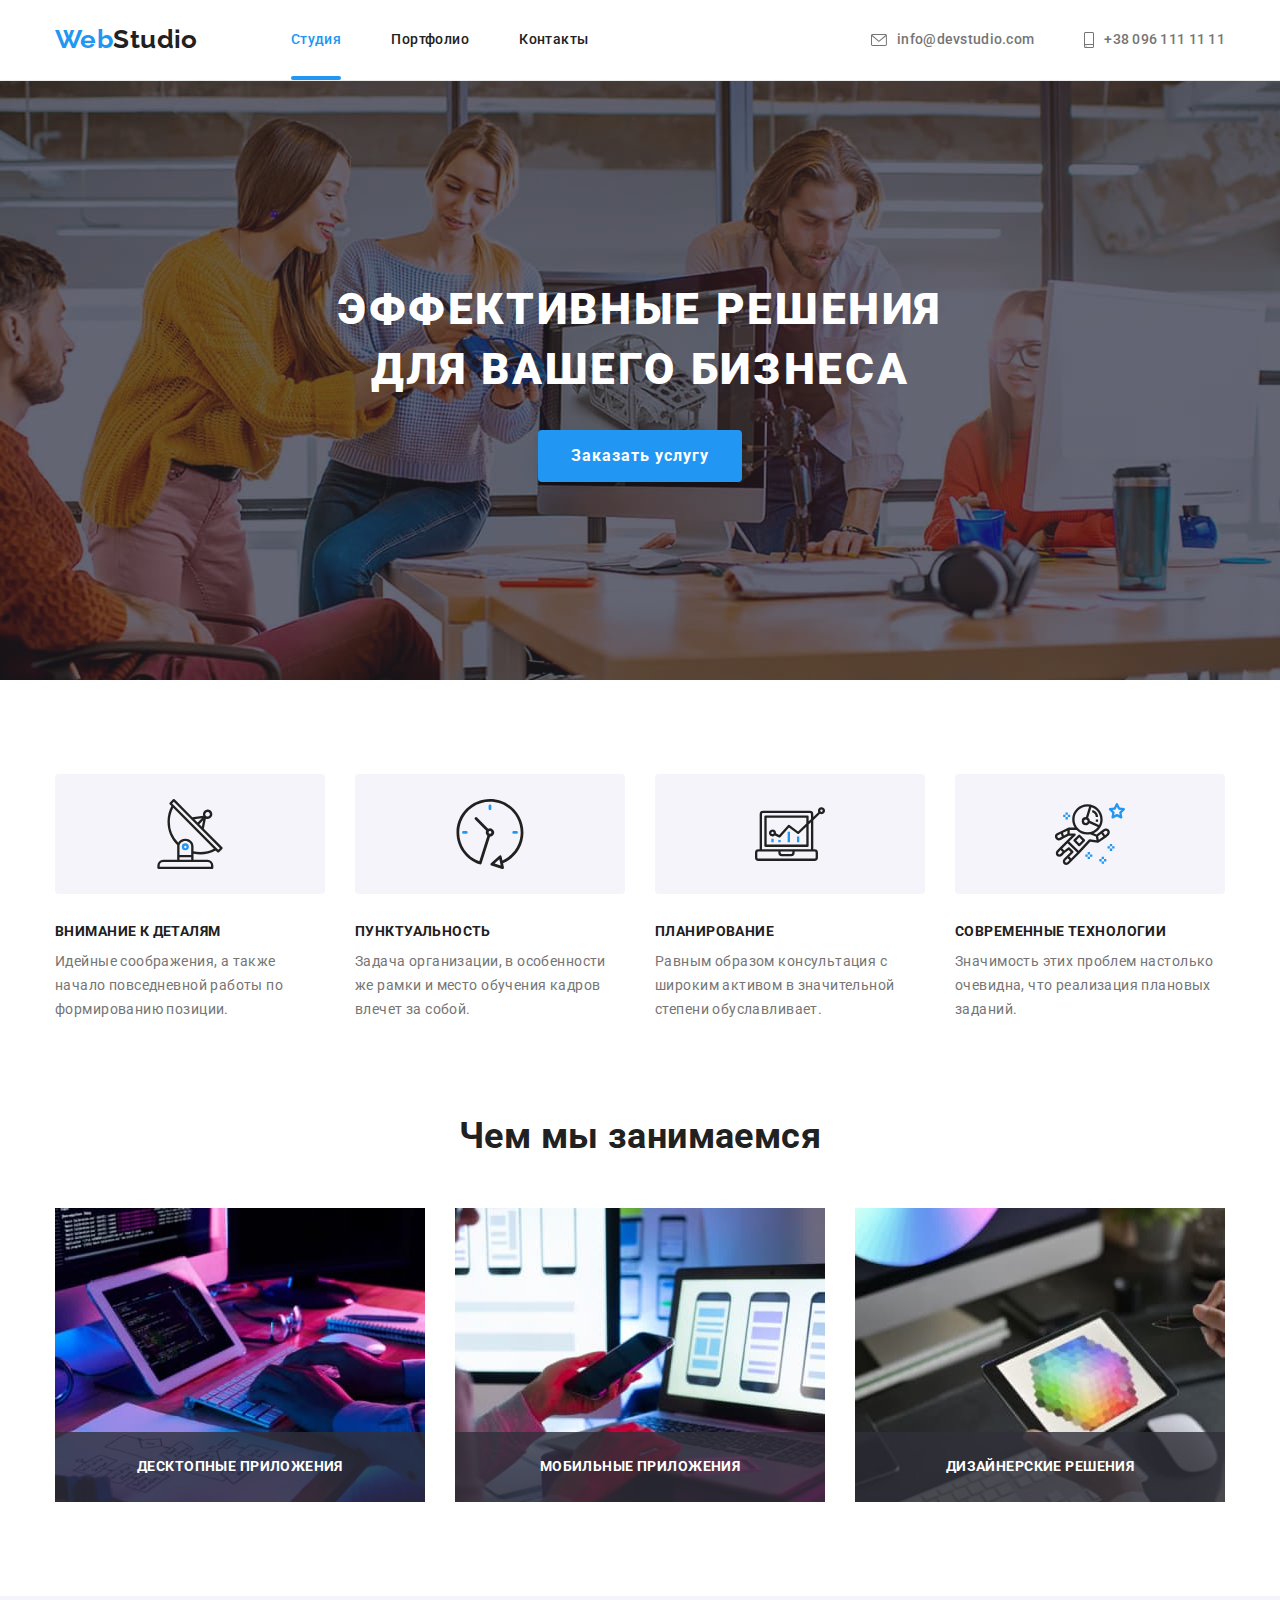
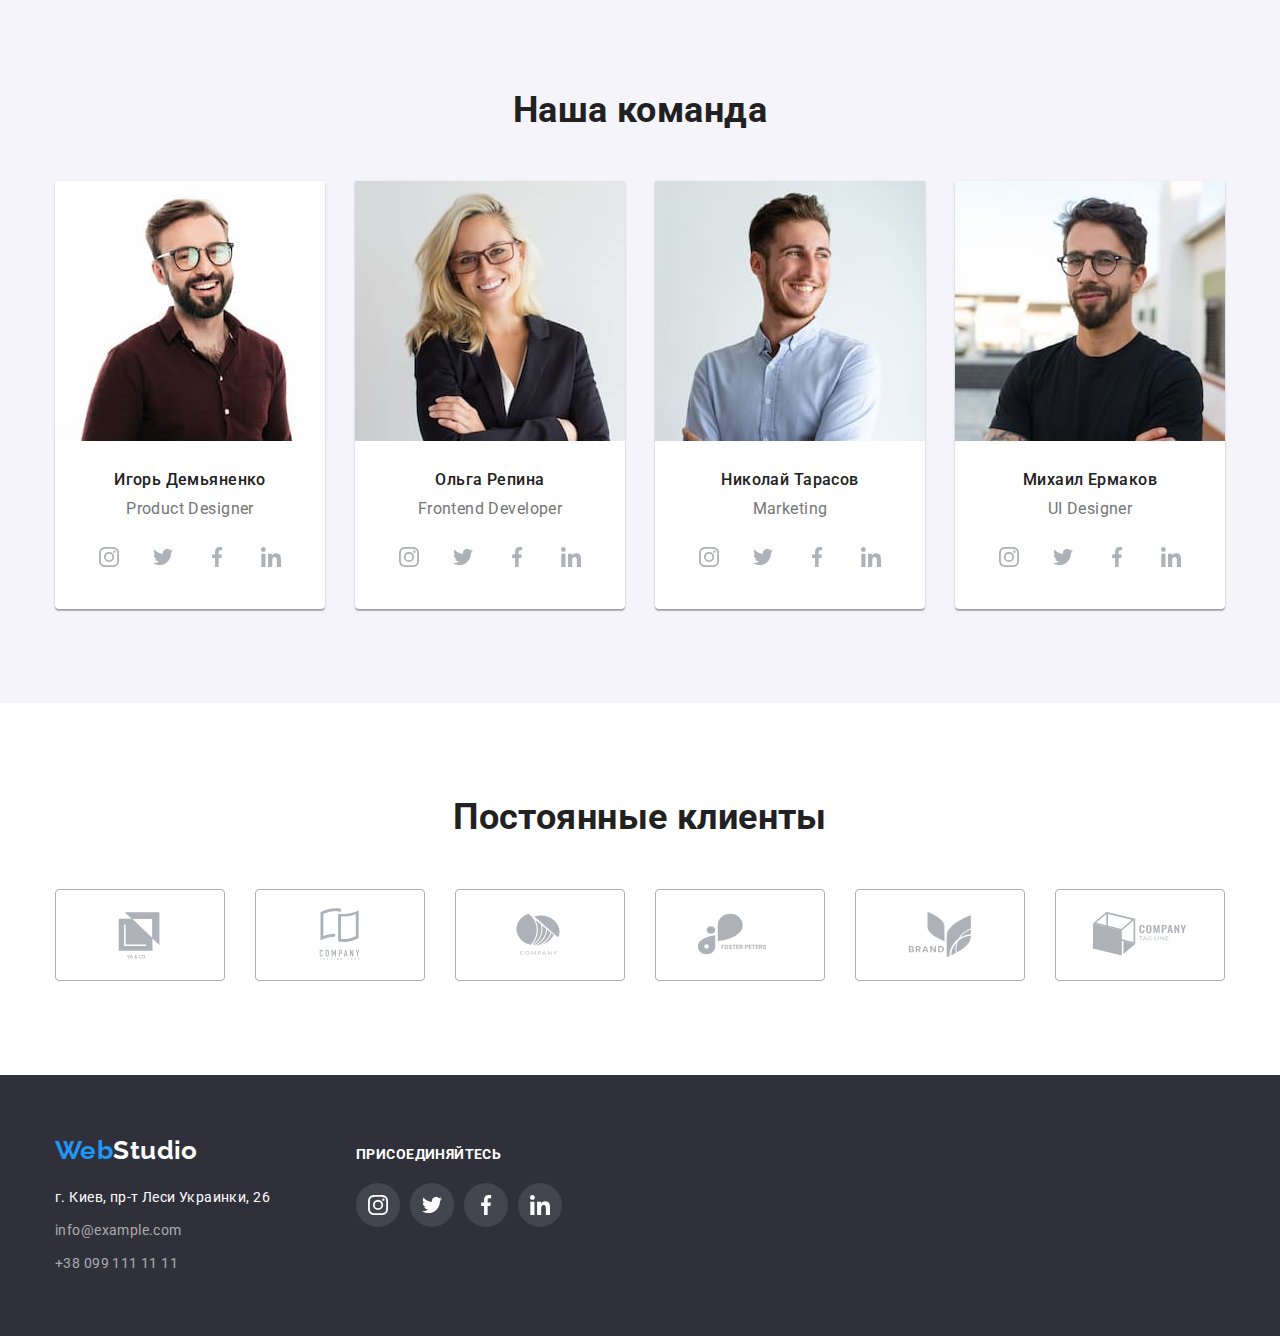
<file: index.html>
<!DOCTYPE html>
<html lang="ru">
    <head>
        <meta charset="UTF-8">
        <meta http-equiv="X-UA-Compatible" content="IE=edge">
        <meta name="viewport" content="width=device-width, initial-scale=1.0">
        <title>Студия</title>
        <link href="https://fonts.googleapis.com/css2?family=Raleway:wght@700&family=Roboto:wght@400;500;700;900&display=swap" rel="stylesheet"/>
        <link rel="stylesheet" href="https://cdnjs.cloudflare.com/ajax/libs/modern-normalize/1.1.0/modern-normalize.min.css"/>
        <link rel="stylesheet" href="./css/styles.css">
    </head>
    <body>

        <!-- Шапка сайта -->
        <header class="page-header">
            <div class="nav-container">
                <nav class="main-nav">
                    <a class="logo link" href="./index.html" lang="en">Web<span class="logo-accent">Studio</span></a>
                    <ul class="site-nav list">
                        <li class="nav-item">
                            <a href="./index.html" class="link current">Студия</a>                    
                        </li>
                        <li class="nav-item">
                            <a href="./portfolio.html" class="link">Портфолио</a>
                        </li>
                        <li class="nav-item">
                            <a href="#" class="link">Контакты</a>
                        </li>
                    </ul>
                </nav>

                <ul class="contact list">
                    <li class="contacts-item">
                        <a href="mailto:info@devstudio.com">
                            <svg class="icon-mail" width="16px" height="12px">
                                <use href="./images/sprite.svg#icon-mail"></use>
                            </svg>
                            info@devstudio.com
                        </a>
                    </li>
                    <li class="contacts-item">
                        <a href="tel:+380961111111">
                            <svg class="icon-smartphone" width="10px" height="16px">
                                <use href="./images/sprite.svg#icon-smartphone"></use>
                            </svg>
                            +38 096 111 11 11
                        </a>
                    </li>
                </ul>
            </div>
        </header>
        
        <main>
            
            <!-- Hero -->
            <section class="page-hero section">
                <div class="container">
                    <h1 class="page-title">Эффективные решения для вашего бизнеса</h1>
                    <button data-modal-open class="button-hero" type="button">Заказать услугу</button>
                </div>
            </section>

            <!-- Преимущества -->
            <section class="work-page section">
                <div class="container">
                    <h2 class="visually-hidden">Преимущества</h2>
                    <ul class="subtitle-list list">
                        <li class="subtitle-item">
                            <div class="subtitle-div">
                                <svg class="benefits-icon" width="70px" height="70px">
                                    <use href="./images/sprite.svg#icon-antenna"></use>
                                </svg>
                            </div>
                            <h3 class="subtitle-title">Внимание к деталям</h3>
                            <p class="subtitle-text">Идейные соображения, а также начало повседневной работы по формированию позиции.</p>
                        </li>
                        <li class="subtitle-item">
                            <div class="subtitle-div">
                                <svg class="benefits-icon" width="70px" height="70px">
                                    <use href="./images/sprite.svg#icon-clock"></use>
                                </svg>
                            </div>
                            <h3 class="subtitle-title">Пунктуальность</h3>
                            <p class="subtitle-text">Задача организации, в особенности же рамки и место обучения кадров влечет за собой.</p>
                        </li>
                        <li class="subtitle-item">
                            <div class="subtitle-div">
                                <svg class="benefits-icon" width="70px" height="70px">
                                    <use href="./images/sprite.svg#icon-diagram"></use>
                                </svg>
                            </div>
                            <h3 class="subtitle-title">Планирование</h3>
                            <p class="subtitle-text">Равным образом консультация с широким активом в значительной степени обуславливает.</p>
                        </li>
                        <li class="subtitle-item">
                            <div class="subtitle-div">
                                <svg class="benefits-icon" width="70px" height="70px">
                                    <use href="./images/sprite.svg#icon-astronaut"></use>
                                </svg>
                            </div>
                            <h3 class="subtitle-title">Современные технологии</h3>
                            <p class="subtitle-text">Значимость этих проблем настолько очевидна, что реализация плановых заданий.</p>
                        </li>
                    </ul>
                </div>
            </section>

            <!-- Примеры деятельности -->
            <section class="activities-page section">
                <div class="container">
                    <h2 class="section-title">Чем мы занимаемся</h2>
                    <ul class="activities-list list">
                        <li class="activities-item">
                            <div class="activities-overlay">
                                <img class="activities-img" src="./images/box1.jpg" width="370" height="294" alt="Пример деятельности 1">
                                <p class="activities-text">Десктопные приложения</p>
                            </div>
                        </li>
                        <li class="activities-item">
                            <div class="activities-overlay">
                                <img class="activities-img" src="./images/box2.jpg" width="370" height="294" alt="Пример деятельности 2">
                                <p class="activities-text">Мобильные приложения</p>
                            </div>
                        </li>
                        <li class="activities-item">
                            <div class="activities-overlay">
                                <img class="activities-img" src="./images/box3.jpg" width="370" height="294" alt="Пример деятельности 3">
                                <p class="activities-text">Дизайнерские решения</p>
                            </div>
                        </li>
                    </ul>
                </div>
            </section>
            
            <!-- Наша команда -->
            <section class="team-page section">
                <div class="container">
                    <h2 class="section-title">Наша команда</h2>
                    <ul class="team-list list">
                        <li class="team-item">
                            <img class="team-img" src="./images/img1.jpg" width="270" height="260" alt="Сотрудник1">
                            <div class="team-info">
                                <h3 class="team-name">Игорь Демьяненко</h3>
                                <p class="team-specialty">Product Designer</p>
                                <ul class="socials">
                                    <li class="team-socials-item">
                                        <a class="social-link" href="#">
                                            <svg class="team-icon" width="20px" height="20px" aria-label="Instagram">
                                                <use href="./images/sprite.svg#icon-instagram"></use>
                                            </svg>
                                        </a>
                                    </li>
                                    <li class="team-socials-item">
                                        <a class="social-link" href="#">
                                            <svg class="team-icon" width="20px" height="20px" aria-label="Twitter">
                                                <use href="./images/sprite.svg#icon-twitter"></use>
                                            </svg>
                                        </a>
                                    </li>
                                    <li class="team-socials-item">
                                        <a class="social-link" href="#">
                                            <svg class="team-icon" width="20px" height="20px" aria-label="Facebook">
                                                <use href="./images/sprite.svg#icon-facebook"></use>
                                            </svg>
                                        </a>
                                    </li>
                                    <li class="team-socials-item">
                                        <a class="social-link" href="#">
                                            <svg class="team-icon" width="20px" height="20px" aria-label="LinkedIn">
                                                <use href="./images/sprite.svg#icon-linkedin"></use>
                                            </svg>
                                        </a>
                                    </li>
                                </ul>
                            </div>
                        </li>
                        <li class="team-item">
                            <img class="team-img" src="./images/img2.jpg" width="270" height="260" alt="Сотрудник2">
                            <div class="team-info">
                                <h3 class="team-name">Ольга Репина</h3>
                                <p class="team-specialty">Frontend Developer</p>
                                <ul class="socials">
                                    <li class="team-socials-item">
                                        <a class="social-link" href="#">
                                            <svg class="team-icon" width="20px" height="20px" aria-label="Instagram">
                                                <use href="./images/sprite.svg#icon-instagram"></use>
                                            </svg>
                                        </a>
                                    </li>
                                    <li class="team-socials-item">
                                        <a class="social-link" href="#">
                                            <svg class="team-icon" width="20px" height="20px" aria-label="Twitter">
                                                <use href="./images/sprite.svg#icon-twitter"></use>
                                            </svg>
                                        </a>
                                    </li>
                                    <li class="team-socials-item">
                                        <a class="social-link" href="#">
                                            <svg class="team-icon" width="20px" height="20px" aria-label="Facebook">
                                                <use href="./images/sprite.svg#icon-facebook"></use>
                                            </svg>
                                        </a>
                                    </li>
                                    <li class="team-socials-item">
                                        <a class="social-link" href="#">
                                            <svg class="team-icon" width="20px" height="20px" aria-label="LinkedIn">
                                                <use href="./images/sprite.svg#icon-linkedin"></use>
                                            </svg>
                                        </a>
                                    </li>
                                </ul>
                            </div>
                        </li>
                        <li class="team-item">
                            <img class="team-img" src="./images/img3.jpg" width="270" height="260" alt="Сотрудник3">
                            <div class="team-info">
                                <h3 class="team-name">Николай Тарасов</h3>
                                <p class="team-specialty">Marketing</p>
                                <ul class="socials">
                                    <li class="team-socials-item">
                                        <a class="social-link" href="#">
                                            <svg class="team-icon" width="20px" height="20px" aria-label="Instagram">
                                                <use href="./images/sprite.svg#icon-instagram"></use>
                                            </svg>
                                        </a>
                                    </li>
                                    <li class="team-socials-item">
                                        <a class="social-link" href="#">
                                            <svg class="team-icon" width="20px" height="20px" aria-label="Twitter">
                                                <use href="./images/sprite.svg#icon-twitter"></use>
                                            </svg>
                                        </a>
                                    </li>
                                    <li class="team-socials-item">
                                        <a class="social-link" href="#">
                                            <svg class="team-icon" width="20px" height="20px" aria-label="Facebook">
                                                <use href="./images/sprite.svg#icon-facebook"></use>
                                            </svg>
                                        </a>
                                    </li>
                                    <li class="team-socials-item">
                                        <a class="social-link" href="#">
                                            <svg class="team-icon" width="20px" height="20px" aria-label="LinkedIn">
                                                <use href="./images/sprite.svg#icon-linkedin"></use>
                                            </svg>
                                        </a>
                                    </li>
                                </ul>
                            </div>
                        </li>
                        <li class="team-item">
                            <img class="team-img" src="./images/img4.jpg" width="270" height="260" alt="Сотрудник4">
                            <div class="team-info">
                                <h3 class="team-name">Михаил Ермаков</h3>
                                <p class="team-specialty">UI Designer</p>
                                <ul class="socials">
                                    <li class="team-socials-item">
                                        <a class="social-link" href="#">
                                            <svg class="team-icon" width="20px" height="20px" aria-label="Instagram">
                                                <use href="./images/sprite.svg#icon-instagram"></use>
                                            </svg>
                                        </a>
                                    </li>
                                    <li class="team-socials-item">
                                        <a class="social-link" href="#">
                                            <svg class="team-icon" width="20px" height="20px" aria-label="Twitter">
                                                <use href="./images/sprite.svg#icon-twitter"></use>
                                            </svg>
                                        </a>
                                    </li>
                                    <li class="team-socials-item">
                                        <a class="social-link" href="#">
                                            <svg class="team-icon" width="20px" height="20px" aria-label="Facebook">
                                                <use href="./images/sprite.svg#icon-facebook"></use>
                                            </svg>
                                        </a>
                                    </li>
                                    <li class="team-socials-item">
                                        <a class="social-link" href="#">
                                            <svg class="team-icon" width="20px" height="20px" aria-label="LinkedIn">
                                                <use href="./images/sprite.svg#icon-linkedin"></use>
                                            </svg>
                                        </a>
                                    </li>
                                </ul>
                            </div>
                        </li>
                    </ul>
                </div>
            </section>

            <!-- Постоянные клиенты -->
            <section class="section clients">
                <div class="container">
                    <h2 class="clients-title">Постоянные клиенты</h2>
                    <ul class="clients-list">
                        <li class="clients-item">
                            <a class="clients-link" href="#">
                                <div class="rectangle">
                                    <svg class="clients-icon" width="106px" height="60px" aria-label="Компания 1">
                                        <use href="./images/sprite.svg#icon-company1"></use>
                                    </svg>
                                </div>
                            </a>
                        </li>
                        <li class="clients-item">
                            <a class="clients-link" href="#">
                                <div class="rectangle">
                                    <svg class="clients-icon" width="106px" height="60px" aria-label="Компания 2">
                                        <use href="./images/sprite.svg#icon-company2"></use>
                                    </svg>
                                </div>
                            </a>
                        </li>
                        <li class="clients-item">
                            <a class="clients-link" href="#">
                                <div class="rectangle">
                                    <svg class="clients-icon" width="106px" height="60px" aria-label="Компания 3">
                                        <use href="./images/sprite.svg#icon-company3"></use>
                                    </svg>
                                </div>
                            </a>
                        </li>
                        <li class="clients-item">
                            <a class="clients-link" href="#">
                                <div class="rectangle">
                                    <svg class="clients-icon" width="106px" height="60px" aria-label="Компания 4">
                                        <use href="./images/sprite.svg#icon-company4"></use>
                                    </svg>
                                </div>
                            </a>
                        </li>
                        <li class="clients-item">
                            <a class="clients-link" href="#">
                                <div class="rectangle">
                                    <svg class="clients-icon" width="106px" height="60px" aria-label="Компания 5">
                                        <use href="./images/sprite.svg#icon-company5"></use>
                                    </svg>
                                </div>
                            </a>
                        </li>
                        <li class="clients-item">
                            <a class="clients-link" href="#">
                                <div class="rectangle">
                                    <svg class="clients-icon" width="106px" height="60px" aria-label="Компания 6">
                                        <use href="./images/sprite.svg#icon-company6"></use>
                                    </svg>
                                </div>
                            </a>
                        </li>
                    </ul>
                </div>
            </section>
        </main>




        <!-- Подвал сайта -->
        <footer class="page-footer">
            <div class="footer-container">
                <div class="footer-left">
                    <a class="logo-footer link" href="./index.html" lang="en">Web<span class="logo-accent-text">Studio</span></a>
                        <address class="address">
                            <ul class="contact-footer list">
                                <li class="address-item">
                                    <a href="https://goo.gl/maps/piqngm7oDQpEDh6u6 " class="map" target="_blank" rel="noopener nofollow noreferrer">г. Киев, пр-т Леси Украинки, 26</a>
                                </li>
                                <li class="address-item">
                                    <a href="mailto:info@example.com" class="info">info@example.com</a>
                                </li>
                                <li class="address-item">
                                    <a href="tel:+380991111111" class="info">+38 099 111 11 11</a>
                                </li>
                            </ul>
                        </address>
                </div>
            
                <div class="footer-right">
                    <p class="appeal">Присоединяйтесь</p>
                    <ul class="footer-socials">
                        <li class="footer-social-item">
                            <a class="social-link" href="#">
                                <svg class="footer-social-icon" width="20px" height="20px" aria-label="Instagram">
                                    <use href="./images/sprite.svg#icon-instagram"></use>
                                </svg>
                            </a>
                        </li>
                        <li class="footer-social-item">
                            <a class="social-link" href="#">
                                <svg class="footer-social-icon" width="20px" height="20px" aria-label="Twitter">
                                    <use href="./images/sprite.svg#icon-twitter"></use>
                                </svg>
                            </a>
                        </li>
                
                        <li class="footer-social-item">
                            <a class="social-link" href="#">
                                <svg class="footer-social-icon" width="20px" height="20px" aria-label="Facebook">
                                    <use href="./images/sprite.svg#icon-facebook"></use>
                                </svg>
                            </a>
                        </li>
                
                        <li class="footer-social-item">
                            <a class="social-link" href="#">
                                <svg class="footer-social-icon" width="20px" height="20px" aria-label="LinkedIn">
                                    <use href="./images/sprite.svg#icon-linkedin"></use>
                                </svg>
                            </a>
                        </li>
                    </ul>
                </div>
            </div>
        </footer>

        <!-- модальное окно -->
        <div data-modal class="backdrop is-hidden">
            <div class="modal">
                <button class="close-btn" data-modal-close>
                    <svg class="modal-icon" width="11px" height="11px" aria-label="Close">
                        <use href="./images/sprite.svg#icon-modal-close"></use>
                    </svg>
                </button>
            </div>
        </div>
        <script src="./js/modal.js"></script>

    </body>
</html>
</file>
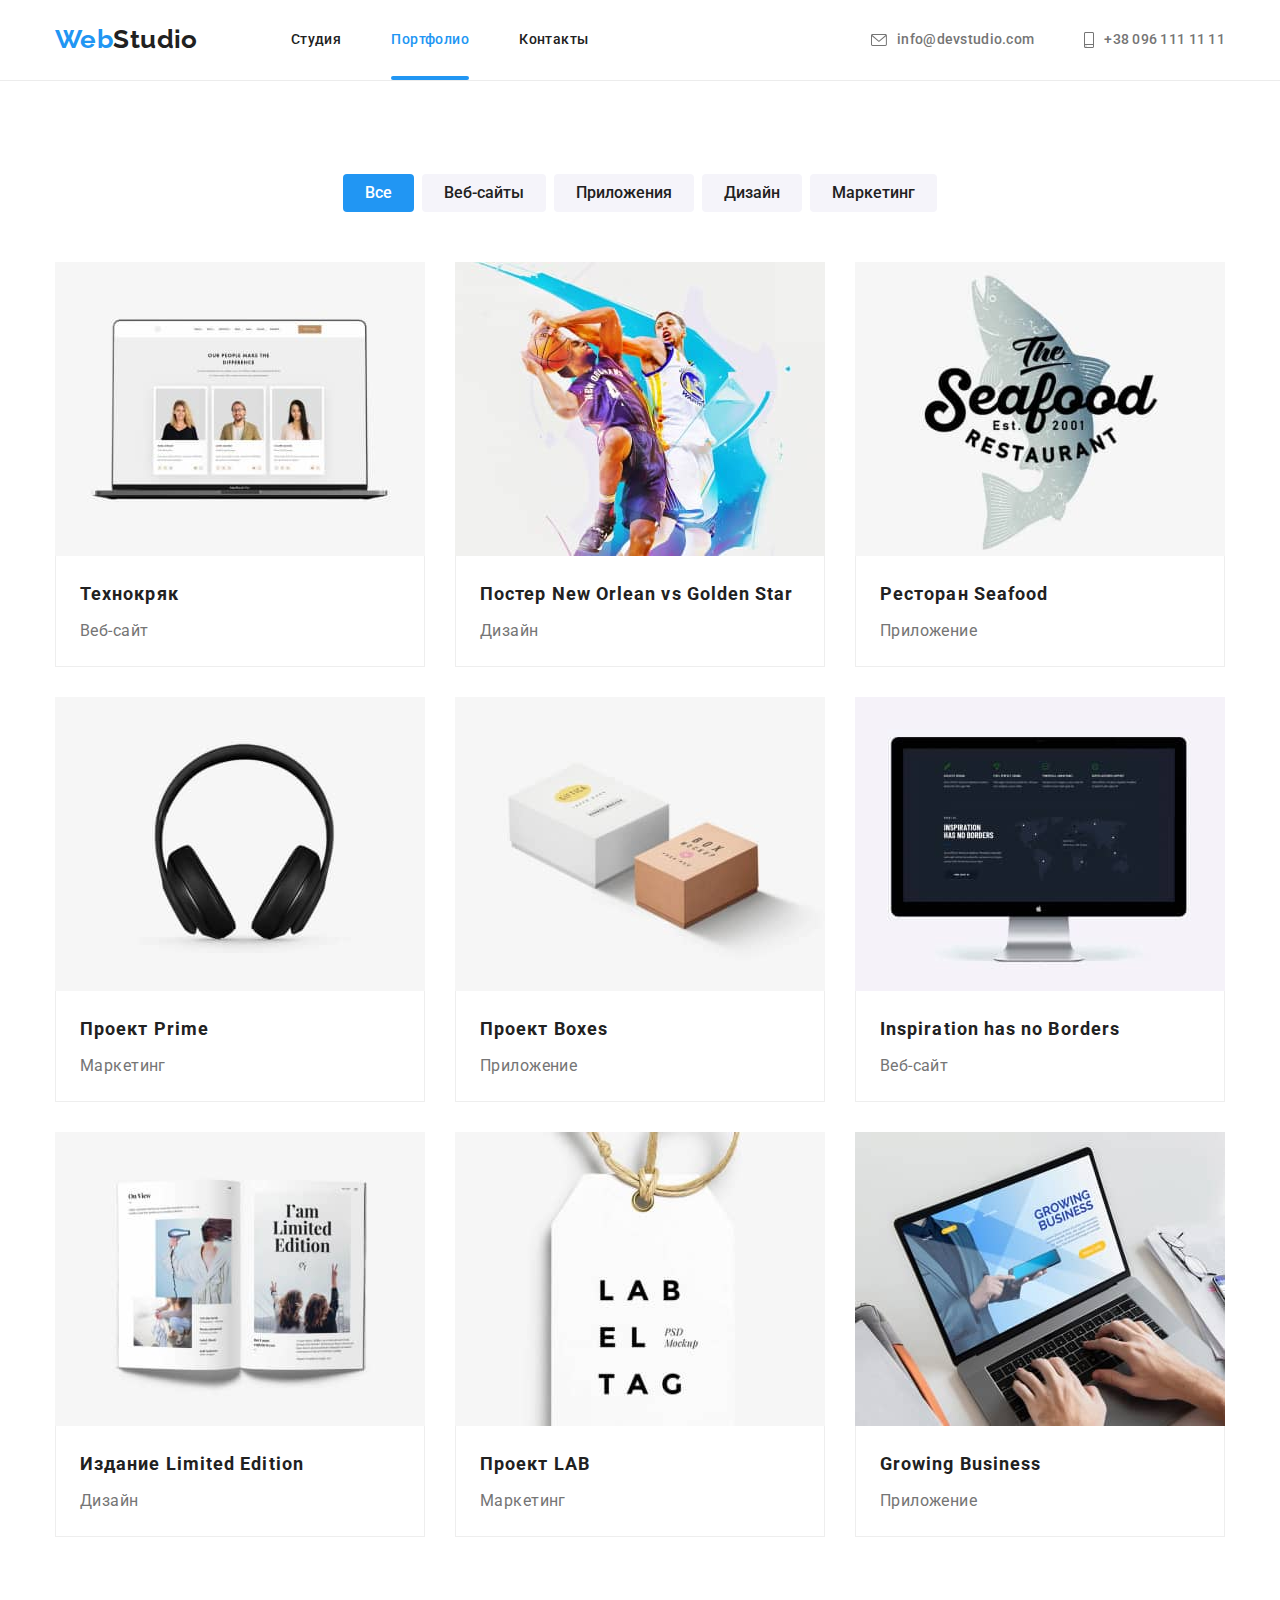
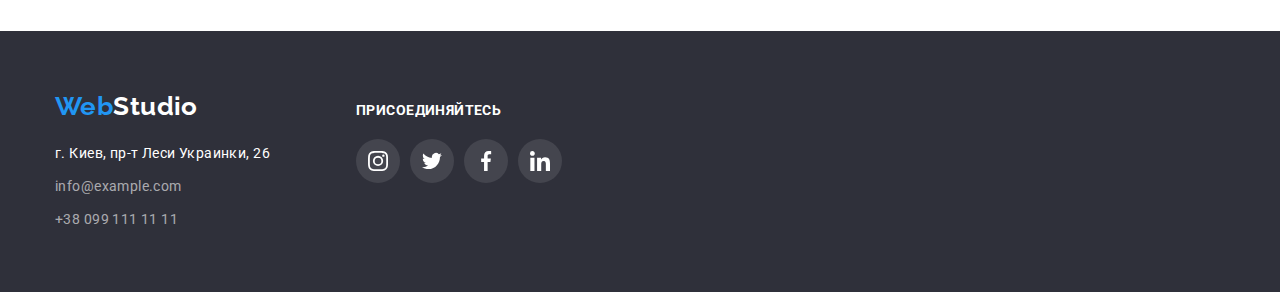
<file: portfolio.html>
<!DOCTYPE html>
<html lang="ru">
<head>
    <meta charset="UTF-8">
    <meta http-equiv="X-UA-Compatible" content="IE=edge">
    <meta name="viewport" content="width=device-width, initial-scale=1.0">
    <title>Портфолио</title>
    <link href="https://fonts.googleapis.com/css2?family=Raleway:wght@700&family=Roboto:wght@400;500;700;900&display=swap" rel="stylesheet" />
    <link rel="stylesheet" href="https://cdnjs.cloudflare.com/ajax/libs/modern-normalize/1.1.0/modern-normalize.min.css" />
    <link rel="stylesheet" href="./css/styles.css">
</head>
<body>
    <header class="page-header">
        <div class="nav-container">
            <nav class="main-nav">
                <a class="logo link" href="./index.html" lang="en">Web<span class="logo-accent">Studio</span></a>
                
                <ul class="site-nav list">
                    <li class="nav-item">
                        <a href="./index.html" class="link">Студия</a>
                    </li>
                    <li class="nav-item">
                        <a href="./portfolio.html" class="link current">Портфолио</a>
                    </li>
                    <li class="nav-item">
                        <a href="#" class="link">Контакты</a>
                    </li>
                </ul>
            </nav>
            
            <ul class="contact list">
                <li class="contacts-item">
                    <a href="mailto:info@devstudio.com">
                        <svg class="icon-mail" width="16px" height="12px">
                            <use href="./images/sprite.svg#icon-mail"></use>
                        </svg>
                        info@devstudio.com
                    </a>
                </li>
                <li class="contacts-item">
                    <a href="tel:+380961111111">
                        <svg class="icon-smartphone" width="10px" height="16px">
                            <use href="./images/sprite.svg#icon-smartphone"></use>
                        </svg>
                        +38 096 111 11 11
                    </a>
                </li>
            </ul>
        </div>
    </header>
    
    <main>
        
        <!-- Hero -->
        <section class="portfolio section">
            <div class="container">
                <h1 class="visually-hidden">Фильтрация</h1>
                <ul class="filter-list">
                    <li class="filter-item">
                        <button class="button-filt active" type="button">Все</button>
                    </li>
                    <li class="filter-item">
                        <button class="button-filt" type="button">Веб-сайты</button>
                    </li>
                    <li class="filter-item">
                        <button class="button-filt" type="button">Приложения</button>
                    </li>
                    <li class="filter-item">
                        <button class="button-filt" type="button">Дизайн</button>
                    </li>
                    <li class="filter-item">
                        <button class="button-filt" type="button">Маркетинг</button>
                    </li>
                </ul>
            
            
            
                <ul class="works-list list">
                    <li class="works-item">
                        <a href="#" class="portfolio-link">
                            <div class="portfolio-overlay">
                                <img class="works-img" src="./images/imgp1.jpg" width="370" height="294" alt="Фото примеров работ 1">
                                <p class="portfolio-overlay-text">
                                    Ресурс предлагает комплексные предложения с разным уровнем
                                    функционала и сервисов. Все это позволит посетителю получить
                                    исчерпывающие сведения о компании или частном лице.
                                </p>
                            </div>
                            <div class="works-name">
                                <h3 class="works-title">Технокряк</h3>
                                <p class="works-text">Веб-сайт</p>
                            </div>
                        </a>
                    </li>
                    <li class="works-item">
                        <a href="#" class="portfolio-link">
                            <div class="portfolio-overlay">
                                <img class="works-img" src="./images/imgp2.jpg" width="370" height="294" alt="Фото примеров работ 2">
                                <p class="portfolio-overlay-text">
                                    Ресурс предлагает комплексные предложения с разным уровнем
                                    функционала и сервисов. Все это позволит посетителю получить
                                    исчерпывающие сведения о компании или частном лице.
                                </p>
                            </div>
                            <div class="works-name">
                                <h3 class="works-title">Постер <span lang="en">New Orlean vs Golden Star</span></h3>
                                <p class="works-text">Дизайн</p>
                            </div>
                        </a>
                    </li>
                    <li class="works-item">
                        <a href="#" class="portfolio-link">
                            <div class="portfolio-overlay">
                                <img class="works-img" src="./images/imgp3.jpg" width="370" height="294" alt="Фото примеров работ 3">
                                <p class="portfolio-overlay-text">
                                    Ресурс предлагает комплексные предложения с разным уровнем
                                    функционала и сервисов. Все это позволит посетителю получить
                                    исчерпывающие сведения о компании или частном лице.
                                </p>
                            </div>
                            <div class="works-name">
                                <h3 class="works-title">Ресторан<span lang="en"> Seafood</span></h3>
                                <p class="works-text">Приложение</p>
                            </div>
                        </a>
                    </li>
                    <li class="works-item">
                        <a href="#" class="portfolio-link">
                            <div class="portfolio-overlay">
                                <img class="works-img" src="./images/imgp4.jpg" width="370" height="294" alt="Фото примеров работ 4">
                                <p class="portfolio-overlay-text">
                                    Ресурс предлагает комплексные предложения с разным уровнем
                                    функционала и сервисов. Все это позволит посетителю получить
                                    исчерпывающие сведения о компании или частном лице.
                                </p>
                            </div>
                            <div class="works-name">
                                <h3 class="works-title">Проект<span lang="en"> Prime</span></h3>
                                <p class="works-text">Маркетинг</p>
                            </div>
                        </a>
                    </li>
                    <li class="works-item">
                        <a href="#" class="portfolio-link">
                            <div class="portfolio-overlay">
                                <img class="works-img" src="./images/imgp5.jpg" width="370" height="294" alt="Фото примеров работ 5">
                                <p class="portfolio-overlay-text">
                                    Ресурс предлагает комплексные предложения с разным уровнем
                                    функционала и сервисов. Все это позволит посетителю получить
                                    исчерпывающие сведения о компании или частном лице.
                                </p>
                            </div>
                            <div class="works-name">
                                <h3 class="works-title">Проект<span lang="en"> Boxes</span></h3>
                                <p class="works-text">Приложение</p>
                            </div>
                        </a>
                    </li>
                    <li class="works-item">
                        <a href="#" class="portfolio-link">
                            <div class="portfolio-overlay">
                                <img class="works-img" src="./images/imgp6.jpg" width="370" height="294" alt="Фото примеров работ 6">
                                <p class="portfolio-overlay-text">
                                    Ресурс предлагает комплексные предложения с разным уровнем
                                    функционала и сервисов. Все это позволит посетителю получить
                                    исчерпывающие сведения о компании или частном лице.
                                </p>
                            </div>
                            <div class="works-name">
                                <h3 class="works-title"><span lang="en">Inspiration has no Borders</span></h3>
                                <p class="works-text">Веб-сайт</p>
                            </div>
                        </a>
                    </li>
                    <li class="works-item">
                        <a href="#" class="portfolio-link">
                            <div class="portfolio-overlay">
                                <img class="works-img" src="./images/imgp7.jpg" width="370" height="294" alt="Фото примеров работ 7">
                                <p class="portfolio-overlay-text">
                                    Ресурс предлагает комплексные предложения с разным уровнем
                                    функционала и сервисов. Все это позволит посетителю получить
                                    исчерпывающие сведения о компании или частном лице.
                                </p>
                            </div>
                            <div class="works-name">
                                <h3 class="works-title">Издание<span lang="en"> Limited Edition</span></h3>
                                <p class="works-text">Дизайн</p>
                            </div>
                        </a>
                    </li>
                    <li class="works-item">
                        <a href="#" class="portfolio-link">
                            <div class="portfolio-overlay">
                                <img class="works-img" src="./images/imgp8.jpg" width="370" height="294" alt="Фото примеров работ 8">
                                <p class="portfolio-overlay-text">
                                    Ресурс предлагает комплексные предложения с разным уровнем
                                    функционала и сервисов. Все это позволит посетителю получить
                                    исчерпывающие сведения о компании или частном лице.
                                </p>
                            </div>
                            <div class="works-name">
                                <h3 class="works-title">Проект<span lang="en"> LAB</span></h3>
                                <p class="works-text">Маркетинг</p>
                            </div>
                        </a>
                    </li>
                    <li class="works-item">
                        <a href="#" class="portfolio-link">
                            <div class="portfolio-overlay">
                                <img class="works-img" src="./images/imgp9.jpg" width="370" height="294" alt="Фото примеров работ 9">
                                <p class="portfolio-overlay-text">
                                    Ресурс предлагает комплексные предложения с разным уровнем
                                    функционала и сервисов. Все это позволит посетителю получить
                                    исчерпывающие сведения о компании или частном лице.
                                </p>
                            </div>
                            <div class="works-name">
                                <h3 class="works-title"><span lang="en">Growing Business</span></h3>
                                <p class="works-text">Приложение</p>
                            </div>
                        </a>
                    </li>
                </ul>
            </div>
        </section>
    </main>

    <footer class="page-footer">
        <div class="footer-container">
            <div class="footer-left">
                <a class="logo-footer link" href="./index.html" lang="en">Web<span
                        class="logo-accent-text">Studio</span></a>
                <address class="address">
                    <ul class="contact-footer list">
                        <li class="address-item">
                            <a href="https://goo.gl/maps/piqngm7oDQpEDh6u6 " class="map" target="_blank"
                                rel="noopener nofollow noreferrer">г. Киев, пр-т Леси Украинки, 26</a>
                        </li>
                        <li class="address-item">
                            <a href="mailto:info@example.com" class="info">info@example.com</a>
                        </li>
                        <li class="address-item">
                            <a href="tel:+380991111111" class="info">+38 099 111 11 11</a>
                        </li>
                    </ul>
                </address>
            </div>
    
        <div class="footer-right">
            <p class="appeal">Присоединяйтесь</p>
            <ul class="footer-socials">
                <li class="footer-social-item">
                    <a class="social-link" href="#">
                        <svg class="footer-social-icon" width="20px" height="20px" aria-label="Instagram">
                            <use href="./images/sprite.svg#icon-instagram"></use>
                        </svg>
                    </a>
                </li>
                <li class="footer-social-item">
                    <a class="social-link" href="#">
                        <svg class="footer-social-icon" width="20px" height="20px" aria-label="Twitter">
                            <use href="./images/sprite.svg#icon-twitter"></use>
                        </svg>
                    </a>
                </li>
        
                <li class="footer-social-item">
                    <a class="social-link" href="#">
                        <svg class="footer-social-icon" width="20px" height="20px" aria-label="Facebook">
                            <use href="./images/sprite.svg#icon-facebook"></use>
                        </svg>
                    </a>
                </li>
        
                <li class="footer-social-item">
                    <a class="social-link" href="#">
                        <svg class="footer-social-icon" width="20px" height="20px" aria-label="LinkedIn">
                            <use href="./images/sprite.svg#icon-linkedin"></use>
                        </svg>
                    </a>
                </li>
            </ul>
        </div>
        </div>
    </footer>
</body>
</html>
</file>
<file: css/styles.css>
/* Основной цвет #757575 */
/* Вторичный цвет background: ##212121 */
/* Основной фон #FFFFFF */
/* Вторичный фон #2F303A */
/* Цвет контактов #FFFFFF 60% */
/* Акцент #2196F3 */
:root {
--primary-text-color: #757575;
--title-text-color: #212121;
--accent-color: #2196F3;
--primary-white-color: #ffffff;
--footer-dark-color: #2F303A;
--subtitle-background: #f5f4fa;
--icon-color: #afb1b8;
--timing-function: cubic-bezier(0.4, 0, 0.2, 1);
}

/* Основные стили */
body {
    background-color: var(--primary-white-color);
    color: var(--primary-text-color);
    font-family: Roboto;
    font-size: 14px;
    letter-spacing: 0.03em;
}

/* Normalize */

html {
    box-sizing: border-box;
}

*,
*::after,
*::before {
    box-sizing: inherit;
}

/* Стили для обнуления верхних отступов у элементов */
h1,
h2,
h3,
h4,
h5,
h6,
p {
    margin-top: 0;
}

/* Класс для обнуления базовых свойств у списков (ul) */
.list {
    list-style: none;
    padding-left: 0;
    margin: 0;
}

/* Класс для обнуления базовых свойств у ссылок */
.link {
    text-decoration: none;
    color: inherit;
}

/* Свойства для корректного отображения картинок */
img {
    display: block;
    max-width: 100%;
    height: auto;
}

/* Свойства для обнуления курсива у address */
address {
    font-style: normal;
}

.container  {
    width: 1200px;
    padding-left: 15px;
    padding-right: 15px;
    margin-left: auto;
    margin-right: auto;
}

.footer-container {
    width: 1200px;
    padding-left: 15px;
    padding-right: 15px;
    margin-left: auto;
    margin-right: auto;
}

ul {
    margin: 0;
}



/* Лого */
.logo {
    color: var(--accent-color);
    text-decoration: none;
    font-family: 'Raleway';
    font-style: normal;
    font-weight: 700;
    font-size: 26px;
    line-height: 1.19;
    padding-top: 24px;
    padding-bottom: 25px;
}

.logo-accent {
    color: var(--title-text-color);
}

.logo-accent-text {
    color: var(--primary-white-color);
}

/* Шапка сайта */

.nav-container,
.site-nav,
.contact,
.main-nav {
    display: flex;
    align-items: center;
}

.nav-container {
    width: 1200px;
    padding-left: 15px;
    padding-right: 15px;
    margin-left: auto;
    margin-right: auto;
}

.site-nav{
    margin-left: 93px;
} 

.contact {
    margin-left: auto;
}

.nav-item,
.contacts-item {
    display: inline-block;
}

.nav-item {
    position: relative;
}

.current::after {
    position: absolute;
    bottom: 0;
    content: "";
    display: block;
    height: 4px;
    width: 100%;
    background-color: var(--accent-color);
    border-radius: 2px;
}

.site-nav a:hover,
.site-nav a:focus {
    color: var(--accent-color);
}

a {
    display: inline-block;
}

.site-nav .nav-item + .nav-item {
    margin-left: 50px;
}

.contact .contacts-item + .contacts-item {
    margin-left: 50px;
}

.site-nav a {
    font-weight: 500;
    line-height: 1.14;
    color: var(--title-text-color);
    text-decoration: none;
    transition: color 250ms var(--timing-function);
}

.site-nav .link {
    display: block;
    color: var(--title-text-color);
    padding-top: 32px;
    padding-bottom: 32px;
}

.site-nav .link.current {
    color: var(--accent-color);
}

.contact a {
    font-weight: 500;
    line-height: 1.14;
    color: var(--primary-text-color);
    text-decoration: none;
    display: flex;
    align-items: center;
    padding-top: 32px;
    padding-bottom: 32px;
    color: var(--main-color);
    letter-spacing: 0.02em;
    transition: color 250ms var(--timing-function);
}

.contact a:hover,
.contact a:focus {
    color: var(--accent-color);
}

.page-header {
    outline: 1px solid #ECECEC;
}

.icon-mail {
    fill: currentColor;
    margin-right: 10px;
}

.icon-mail:hover {
    color: var(--accent-color);
}

.icon-smartphone {
    fill: currentColor;
    margin-right: 10px;
}

.icon-smartphone:hover {
    color: var(--accent-color);
}

/* Герой */

.section {
    padding-top: 94px;
    padding-bottom: 94px;
}

.page-hero {
    max-width: 1600px;
    height: 600px;
    margin-left: auto;
    margin-right: auto;
    background: var(--footer-dark-color);
    background-image: linear-gradient(rgba(47, 48, 58, 0.4),
    rgba(47, 48, 58, 0.4)),
    url(../images/cta-section.jpg);
    background-position: center;
    background-size: cover;
    text-align: center;
    padding: 200px 0;
}

.page-title {
    display: block;
    width: 696px;
    margin-bottom: 30px;
    
    margin-left: auto;
    margin-right: auto;
    font-weight: 900;
    font-size: 44px;
    line-height: 1.36;
    
    letter-spacing: 0.06em;
    text-transform: uppercase;
    color: var(--primary-white-color);
}

.button-hero {
    min-width: 200px;
    padding: 10px 32px;
    font-weight: 700;
    font-size: 16px;
    line-height: 1.87;
    color: var(--primary-white-color);
    background: var(--accent-color);
    border: none;
    cursor: pointer;
    text-align: center;
    border: 1px solid transparent;
    box-shadow: 0px 4px 4px rgba(0, 0, 0, 0.15);
    border-radius: 4px;
    font-family: inherit;
    letter-spacing: 0.06em;
    transition: background-color 250ms var(--timing-function);
}

.button-hero:hover,
.button-hero:focus {
    background-color: #188ce8;
    color: #FFFfFF;
}

/* Преимущества */

.visually-hidden {
    position: absolute;
    width: 1px;
    height: 1px;
    margin: -1px;
    border: 0;
    padding: 0;

    white-space: nowrap;
    clip-path: inset(100%);
    clip: rect(0 0 0 0);
    overflow: hidden;
}

.work-page {
    padding-top: 94px;
}

.subtitle-list.list {
    display: flex;
    justify-content: space-between;
}

.subtitle-item {
    width: 270px;
}

.subtitle-title {
    margin-bottom: 10px;
    font-weight: 700;
    font-size: 14px;
    line-height: 1.14;
    text-transform: uppercase;
    color: var(--title-text-color);
}

.subtitle-text {
    line-height: 1.71;
    color: var(--primary-text-color);
    margin-bottom: 0;
}

.subtitle-div {
    display: flex;
    justify-content: center;
    align-items: center;
    width: 270px;
    height: 120px;
    margin-bottom: 30px;
    background-color: var(--subtitle-background);
    border-radius: 4px;
}

/* Примеры деятельности */

.activities-page {
    padding-top: 0;
}

.activities-title {
 
}

.activities-list {
    display: flex;
    justify-content: space-between;
}

.activities-img {
    display: block;
}

.activities-item {
    display: block;
}

.activities-list {
    display: flex;
    justify-content: space-between;
}

.activities-overlay {
    position: relative;
}

.activities-text {
    position: absolute;
    bottom: 0;
    width: 100%;
    height: 70px;
    display: flex;
    align-items: center;
    justify-content: center;

    font-weight: 700;
    line-height: 1.14;
    text-transform: uppercase;
    color: var(--primary-white-color);
    background-color: rgba(47, 48, 58, 0.8);
    margin-bottom: 0;
}

/* Наша команда */

.team-page {
    background-color: #F5F4FA;
}

.section-title {
    font-size: 36px;
    line-height: 1.16;
    text-align: center;

    color: var(--title-text-color);
    display: block;
    margin-bottom: 50px;
}

.team-list {
    display: flex;
    justify-content: space-between;
}

.team-item {
    background: var(--primary-white-color);
    box-shadow: 0px 1px 3px rgba(0, 0, 0, 0.12), 0px 1px 1px rgba(0, 0, 0, 0.14), 0px 2px 1px rgba(0, 0, 0, 0.2);
    border-radius: 0px 0px 4px 4px;
}

.team-img {

}

.team-info {
    padding: 30px 0;
}

.team-name {
    font-weight: 500;
    font-size: 16px;
    line-height: 1.18;
    margin-bottom: 10px;
    text-align: center;
    color: var(--title-text-color);
}

.team-specialty {
    margin-bottom: 16px;
    font-size: 16px;
    line-height: 1.18;
    text-align: center;
}

.social-link {
    display: flex;
    justify-content: center;
    align-items: center;
    width: 44px;
    height: 44px;
    border-radius: 50%;
    background-color: rgba(255, 255, 255, 0.1);
    transition: background-color 250ms var(--timing-function);
}

.socials {
    display: flex;
    justify-content: center;
    padding-left: 0;
}

ul {
    list-style: none;
}

.team-icon {
    fill: var(--icon-color);
    transition: fill 250ms var(--timing-function);
}

.social-link:hover,
.social-link:focus {
    background-color: #2196f3;
}

.social-link:hover .team-icon,
.social-link:focus .team-icon {
    fill: var(--primary-white-color);
}

.team-socials-item {
    margin-right: 10px;
}

.team-socials-item:last-child {
    margin-right: 0;
}

/* Постоянные клиенты */
.clients-title {
    font-size: 36px;
    line-height: 1.16;
    text-align: center;
    color: var(--title-text-color);
    display: block;
    margin-bottom: 50px;
}

.clients-list {
    display: flex;
    justify-content: space-between;
    padding-left: 0;
    margin: 0;
}

.rectangle {
    display: flex;
    justify-content: center;
    align-items: center;
    width: 170px;
    height: 92px;

    border: 1px solid var(--icon-color);
    border-radius: 4px;
    transition: border-color 250ms var(--timing-function);
}

.clients-icon {
    fill: var(--icon-color);
    transition: fill 250ms var(--timing-function);
}

.clients-link:hover .clients-icon,
.clients-link:focus .clients-icon {
    fill: var(--accent-color);
}

.clients-link:hover .rectangle,
.clients-link:focus .rectangle {
    border-color: var(--accent-color);
}

/* Подвал страницы */

.page-footer {
    padding: 60px 0;
    background: var(--footer-dark-color);
    
}

.footer-left .footer-right {
    display: flex;
    align-items: baseline;
}

.footer-left {
    min-width: 231px;
    margin-right: 70px;
}

.logo-footer {
    color: var(--accent-color);
    text-decoration: none;
    font-family: 'Raleway';
    font-style: normal;
    font-weight: 700;
    font-size: 26px;
    line-height: 1.19;
    margin-bottom: 20px;
}

.map {

}

.contact-footer a {
    font-style: normal;
    font-size: 14px;
    line-height: 1.71;
    text-decoration: none; 
    transition: color 250ms var(--timing-function);
}

.contact-footer .address-item+.address-item {
    margin-top: 9px;
}

.info {
    color: rgba(255, 255, 255, 0.6);
}

.info:hover,
.info:focus {
    color: var(--accent-color);
}

.contact-footer .map {
    color: var(--primary-white-color);
}

.footer-right {
    min-width: 206px;
}

.social-link {
    display: flex;
    justify-content: center;
    align-items: center;
    width: 44px;
    height: 44px;
    border-radius: 50%;
}

.footer .team-icon {
    fill: var(--primary-white-color);
}

.footer-left {
    min-width: 231px;
    margin-right: 70px;
}

.footer-socials {
    padding-left: 0px;
    padding-right: 0px;
    display: flex;
    justify-content: center;
}

.footer-social-icon {
    fill: var(--primary-white-color);
}

.social-link:hover .footer-social-icon,
.social-link:focus .footer-social-icon {
    fill: var(--primary-white-color);
}

.footer-container {
    display: flex;
    align-items: baseline;
}

.appeal {
    margin-bottom: 20px;
    text-transform: uppercase;
    color: var(--primary-white-color);
    font-weight: 700;
    line-height: 1.14;
}

.footer-social-item {
    margin-right: 10px;
}

.footer-social-item:last-child {
    margin-right: 0;
}

/* Портфолио */

.portfolio {
    padding: 94px 0;
}

.filter-list {
    display: flex;
    list-style: none;
    justify-content:center;
    margin-bottom: 50px;
    padding-inline-start: 0;
}

.filter-list .filter-item+.filter-item {
    margin-left: 8px;
}

.button-filt {
    font-family: inherit;
    color: var(--title-text-color);
    background: #F5F4FA;
    border: none;
    cursor: pointer;
    font-weight: 500;
    font-size: 16px;
    line-height: 1.62;
    text-align: center;
    padding: 6px 22px;
    border-radius: 4px;
    border: none;

    transition: color 250ms var(--timing-function),
        background-color 250ms var(--timing-function),
        box-shadow 250ms var(--timing-function);
}

.button-filt.active {
    color: var(--primary-white-color);
    background: var(--accent-color);
}

.button-filt:hover,
.button-filt:focus {
    cursor: pointer;
    background: var(--accent-color);
    color: var(--primary-white-color);
    box-shadow: 0px 3px 1px rgba(0, 0, 0, 0.1), 0px 1px 2px rgba(0, 0, 0, 0.08), 0px 2px 2px rgba(0, 0, 0, 0.12);
    border-radius: 4px;
}

.works-list {
    display: flex;
    flex-wrap: wrap;
}

.works-item {
    flex-basis: calc((100% - 60px) / 3);
    margin-right: 30px;
    margin-bottom: 30px;
}

.works-item:nth-child(3n) {
    margin-right: 0px;
}

.works-item:nth-child(n + 7) {
    margin-bottom: 0px;
}

.works-img {
    display: block;
    max-width: 100%;
    height: auto;
}

.portfolio-overlay {
    position: relative;
    overflow: hidden;
}

.portfolio-overlay-text {
    position: absolute;
    bottom: 0;
    padding: 63px 24px;
    margin-bottom: 0;
    width: 100%;
    height: 100%;
    font-size: 18px;
    line-height: 1.56;
    color: var(--primary-white-color);
    background-color: rgba(33, 150, 243, 0.9);

    transform: translateY(101%);
    transition: transform 250ms var(--timing-function);
}

.works-item:hover .portfolio-overlay-text {
    transform: translateY(0);
}

.works-name {
    padding-bottom: 20px;
    padding-top: 20px;
    padding-left: 24px;
    border: 1px solid #eeeeee;
    border-top-width: 0px;
}

.works-title {
    margin-bottom: 4px;
    color: var(--title-text-color);
    font-weight: 700;
    font-size: 18px;
    line-height: 2;
    letter-spacing: 0.06em;
}

.works-text {
    color: var(--primary-text-color);
    font-size: 16px;
    line-height: 1.88;
    margin-bottom: 0;
}

.portfolio-link {
    display: block;
    text-decoration: none;
    box-shadow: none;
    transition: box-shadow 250ms var(--timing-function);
}

.portfolio-link:hover,
.portfolio-link:focus {
    box-shadow: 0px 1px 1px rgba(0, 0, 0, 0.12), 0px 4px 4px rgba(0, 0, 0, 0.06),
        1px 4px 6px rgba(0, 0, 0, 0.16);
}

/* моадльное окно */

.backdrop {
    position: fixed;
    top: 0;
    left: 0;
    width: 100%;
    height: 100%;
    background-color: rgba(0, 0, 0, 0.2);
    opacity: 1;
    transition: opacity 250ms var(--timing-function);
    visibility: visible;
}

.backdrop.is-hidden {
    opacity: 0;
    pointer-events: none;
    visibility: hidden;
}

.backdrop.is-hidden .modal {
    transform: translate(-50%, -50%) scale(2);
}

.modal {
    position: absolute;
    top: 50%;
    left: 50%;
    transform: translate(-50%, -50%) scale(1);
    min-width: 528px;
    min-height: 581px;

    background-color: var(--primary-white-color);
    box-shadow: 0px 1px 3px rgba(0, 0, 0, 0.12), 0px 1px 1px rgba(0, 0, 0, 0.14),
        0px 2px 1px rgba(0, 0, 0, 0.2);
    border-radius: 4px;
    transition: transform 250ms var(--timing-function);
}

.close-btn {
    position: absolute;
    right: 8px;
    top: 8px;
    width: 30px;
    height: 30px;
    border: 1px solid rgba(0, 0, 0, 0.1);
    background-color: var(--primary-white-color);
    border-radius: 50%;
    cursor: pointer;
}

.modal-icon {
    position: absolute;
    left: 50%;
    top: 50%;
    transform: translate(-50%, -50%);
}
</file>
